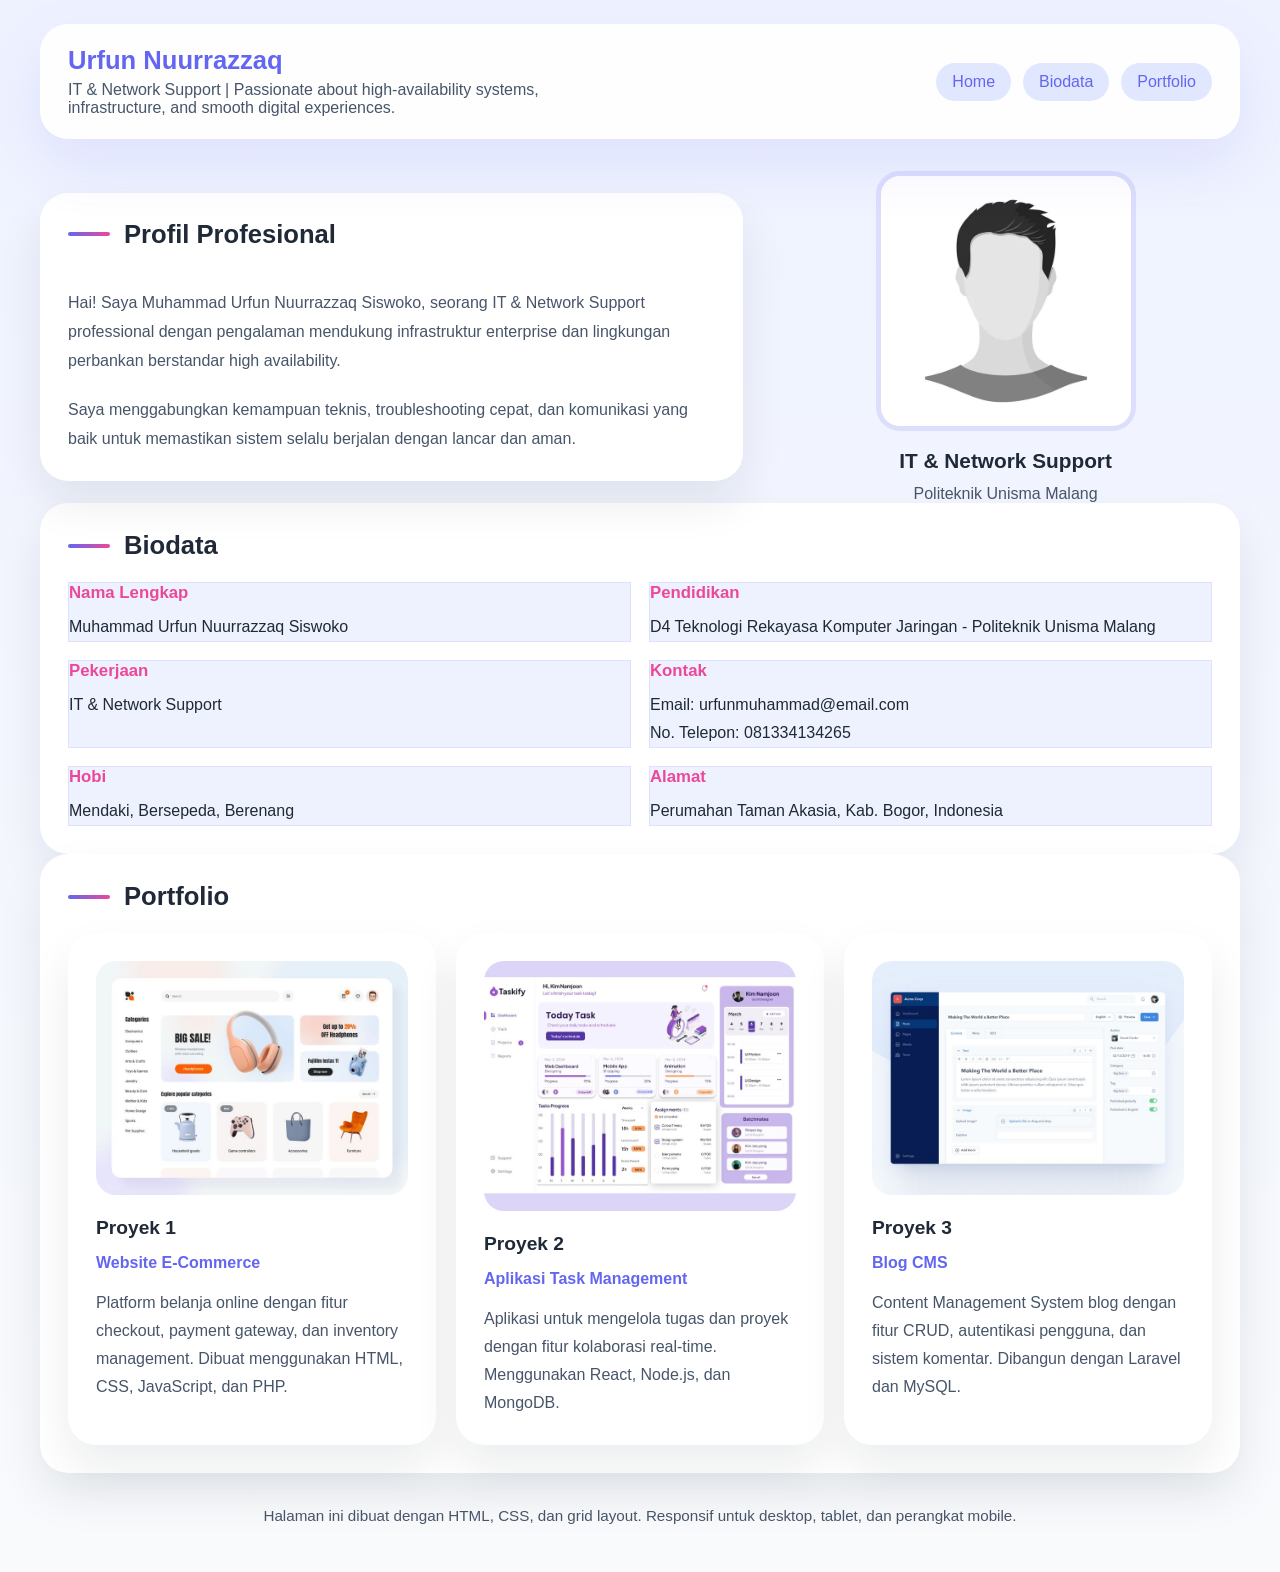
<file: index.html>
<!DOCTYPE html>
<html lang="en">
<head>
    <meta charset="UTF-8">
    <meta name="viewport" content="width=device-width, initial-scale=1.0">
    <title>Halaman Profile Biodata</title>
    <link rel="stylesheet" href="styles.css">
</head>
<body>
    <div class="page-wrapper">
        <header class="site-header" id="header">
            <div class="brand">
                <h1>Urfun Nuurrazzaq</h1>
                <p>IT & Network Support | Passionate about high-availability systems, infrastructure, and smooth digital experiences.</p>
            </div>
            <nav class="nav-links">
                <a href="#header">Home</a>
                <a href="#biodata">Biodata</a>
                <a href="#portfolio">Portfolio</a>
            </nav>
        </header>

        <main>
            <section class="hero">
                <article class="hero-card">
                    <div class="section-heading">
                        <h2>Profil Profesional</h2>
                    </div>
                    <p>Hai! Saya Muhammad Urfun Nuurrazzaq Siswoko, seorang IT & Network Support professional dengan pengalaman mendukung infrastruktur enterprise dan lingkungan perbankan berstandar high availability.</p>
                    <p>Saya menggabungkan kemampuan teknis, troubleshooting cepat, dan komunikasi yang baik untuk memastikan sistem selalu berjalan dengan lancar dan aman.</p>
                </article>

                <aside class="profile-preview">
                    <img src="sesi_1/img/foto-profile.jpg" alt="Foto Profil">
                    <div class="profile-meta">
                        <h3>IT & Network Support</h3>
                        <span>Politeknik Unisma Malang</span>
                    </div>
                </aside>
            </section>

            <section class="section-card" id="biodata">
                <div class="section-heading">
                    <h2>Biodata</h2>
                </div>
                <div class="biodata-grid">
                    <div class="biodata-card">
                        <h3>Nama Lengkap</h3>
                        <p>Muhammad Urfun Nuurrazzaq Siswoko</p>
                    </div>
                    <div class="biodata-card">
                        <h3>Pendidikan</h3>
                        <p>D4 Teknologi Rekayasa Komputer Jaringan - Politeknik Unisma Malang</p>
                    </div>
                    <div class="biodata-card">
                        <h3>Pekerjaan</h3>
                        <p>IT & Network Support</p>
                    </div>
                    <div class="biodata-card">
                        <h3>Kontak</h3>
                        <p>Email: urfunmuhammad@email.com<br>No. Telepon: 081334134265</p>
                    </div>
                    <div class="biodata-card">
                        <h3>Hobi</h3>
                        <p>Mendaki, Bersepeda, Berenang</p>
                    </div>
                    <div class="biodata-card">
                        <h3>Alamat</h3>
                        <p>Perumahan Taman Akasia, Kab. Bogor, Indonesia</p>
                    </div>
                </div>
            </section>

            <section class="section-card" id="portfolio">
                <div class="section-heading">
                    <h2>Portfolio</h2>
                </div>
                <div class="portfolio-grid">
                    <article class="portfolio-card">
                        <img src="sesi_1/img/project-1.jfif" alt="Website E-Commerce">
                        <h3>Proyek 1</h3>
                        <p class="project-type">Website E-Commerce</p>
                        <p>Platform belanja online dengan fitur checkout, payment gateway, dan inventory management. Dibuat menggunakan HTML, CSS, JavaScript, dan PHP.</p>
                    </article>
                    <article class="portfolio-card">
                        <img src="sesi_1/img/project-2.jfif" alt="Aplikasi Task Management">
                        <h3>Proyek 2</h3>
                        <p class="project-type">Aplikasi Task Management</p>
                        <p>Aplikasi untuk mengelola tugas dan proyek dengan fitur kolaborasi real-time. Menggunakan React, Node.js, dan MongoDB.</p>
                    </article>
                    <article class="portfolio-card">
                        <img src="sesi_1/img/project-3.jfif" alt="Blog CMS">
                        <h3>Proyek 3</h3>
                        <p class="project-type">Blog CMS</p>
                        <p>Content Management System blog dengan fitur CRUD, autentikasi pengguna, dan sistem komentar. Dibangun dengan Laravel dan MySQL.</p>
                    </article>
                </div>
            </section>
        </main>

        <footer class="footer-note">
            Halaman ini dibuat dengan HTML, CSS, dan grid layout. Responsif untuk desktop, tablet, dan perangkat mobile.
        </footer>
    </div>
</body>
</html>
</file>
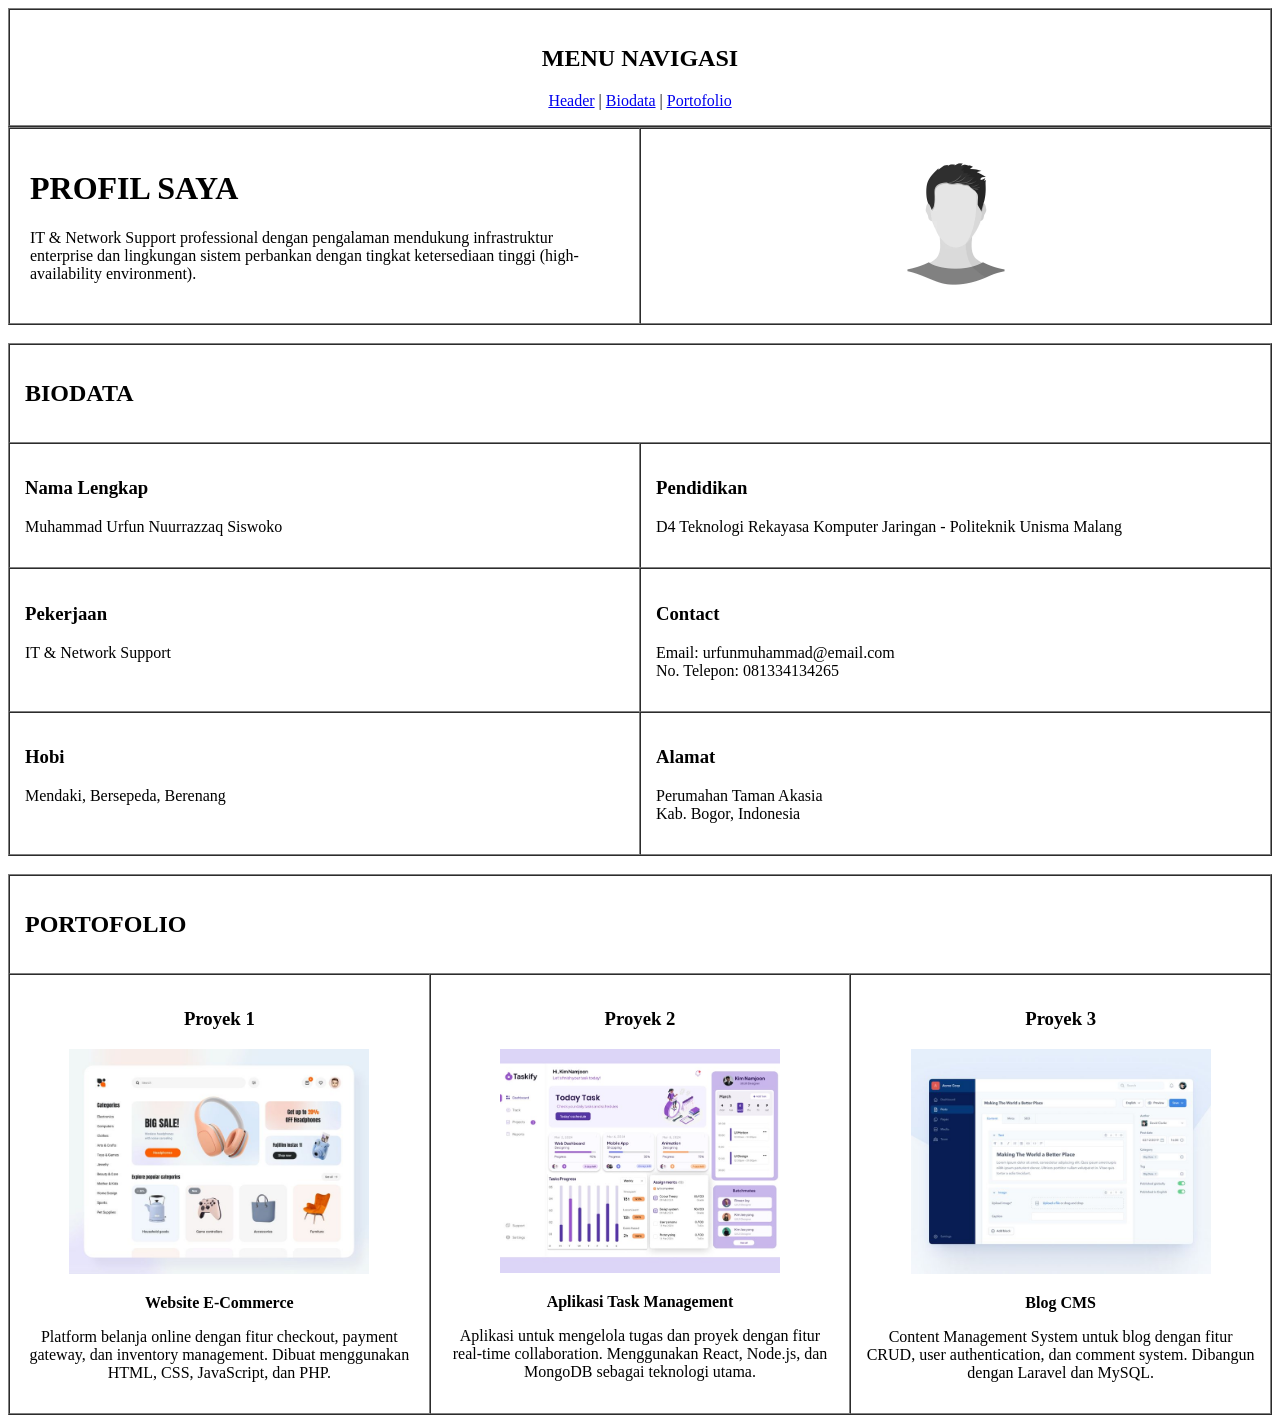
<file: sesi_1/index.html>
<!DOCTYPE html>
<html lang="en">
<head>
    <meta charset="UTF-8">
    <meta name="viewport" content="width=device-width, initial-scale=1.0">
    <title>Halaman Profile Biodata</title>
</head>
<body>

<!-- SECTION 1: MENU (HEADER, BIODATA, PORTOFOLIO) -->
<table border="1" width="100%" cellpadding="15" cellspacing="0">
    <tr>
        <td align="center" valign="middle">
            <h2>MENU NAVIGASI</h2>
            <a href="#header">Header</a> | 
            <a href="#biodata">Biodata</a> | 
            <a href="#portfolio">Portofolio</a>
        </td>
    </tr>
</table>

<!-- SECTION 2: JUDUL DI KIRI DAN GAMBAR DI KANAN -->
<table border="1" width="100%" cellpadding="20" cellspacing="0">
    <tr>
        <td width="50%" valign="top">
            <h1>PROFIL SAYA</h1>
            <p>IT & Network Support professional dengan pengalaman mendukung infrastruktur enterprise dan lingkungan sistem perbankan dengan tingkat ketersediaan tinggi (high-availability environment).</p>
            </td>
        <td width="50%" align="center" valign="middle">
            <img src="img/foto-profile.jpg" alt="Foto Profil" width="150">
        </td>
    </tr>
</table>

</br>

<!-- SECTION 3: BIODATA DENGAN 6 BOX -->
<table border="1" width="100%" cellpadding="15" cellspacing="0">
    <tr>
        <td colspan="2">
            <h2 id="biodata">BIODATA</h2>
        </td>
    </tr>
    <tr>
        <td border="1" width="50%" valign="top">
            <h3>Nama Lengkap</h3>
            <p>Muhammad Urfun Nuurrazzaq Siswoko</p>
        </td>
        <td border="1" width="50%" valign="top">
            <h3>Pendidikan</h3>
            <p>D4 Teknologi Rekayasa Komputer Jaringan - Politeknik Unisma Malang</p>
        </td>
    </tr>
    <tr>
        <td border="1" width="50%" valign="top">
            <h3>Pekerjaan</h3>
            <p>IT & Network Support</p>
        </td>
        <td border="1" width="50%" valign="top">
            <h3>Contact</h3>
            <p>Email: urfunmuhammad@email.com<br>
            No. Telepon: 081334134265</p>
        </td>
    </tr>
    <tr>
        <td border="1" width="50%" valign="top">
            <h3>Hobi</h3>
            <p>Mendaki, Bersepeda, Berenang</p>
        </td>
        <td border="1" width="50%" valign="top">
            <h3>Alamat</h3>
            <p>Perumahan Taman Akasia<br>
            Kab. Bogor, Indonesia</p>
        </td>
    </tr>
</table>

<br>

<!-- SECTION 4: PORTOFOLIO (3 KOLOM) -->
<table border="1" width="100%" cellpadding="15" cellspacing="0">
    <tr>
        <td colspan="3">
            <h2 id="portfolio">PORTOFOLIO</h2>
        </td>
    </tr>
    <tr>
        <td border="1" width="33%" align="center" valign="top">
            <h3>Proyek 1</h3>
            <img src="img/project-1.jfif" alt="Proyek 1" width="300">
            <p><strong>Website E-Commerce</strong></p>
            <p>Platform belanja online dengan fitur checkout, payment gateway, dan inventory management. Dibuat menggunakan HTML, CSS, JavaScript, dan PHP.</p>
        </td>
        <td border="1" width="33%" align="center" valign="top">
            <h3>Proyek 2</h3>
            <img src="img/project-2.jfif" alt="Proyek 2" width="280">
            <p><strong>Aplikasi Task Management</strong></p>
            <p>Aplikasi untuk mengelola tugas dan proyek dengan fitur real-time collaboration. Menggunakan React, Node.js, dan MongoDB sebagai teknologi utama.</p>
        </td>
        <td border="1" width="33%" align="center" valign="top">
            <h3>Proyek 3</h3>
            <img src="img/project-3.jfif" alt="Proyek 3" width="300">
            <p><strong>Blog CMS</strong></p>
            <p>Content Management System untuk blog dengan fitur CRUD, user authentication, dan comment system. Dibangun dengan Laravel dan MySQL.</p>
        </td>
    </tr>
</table>

</body>
</html>
</file>
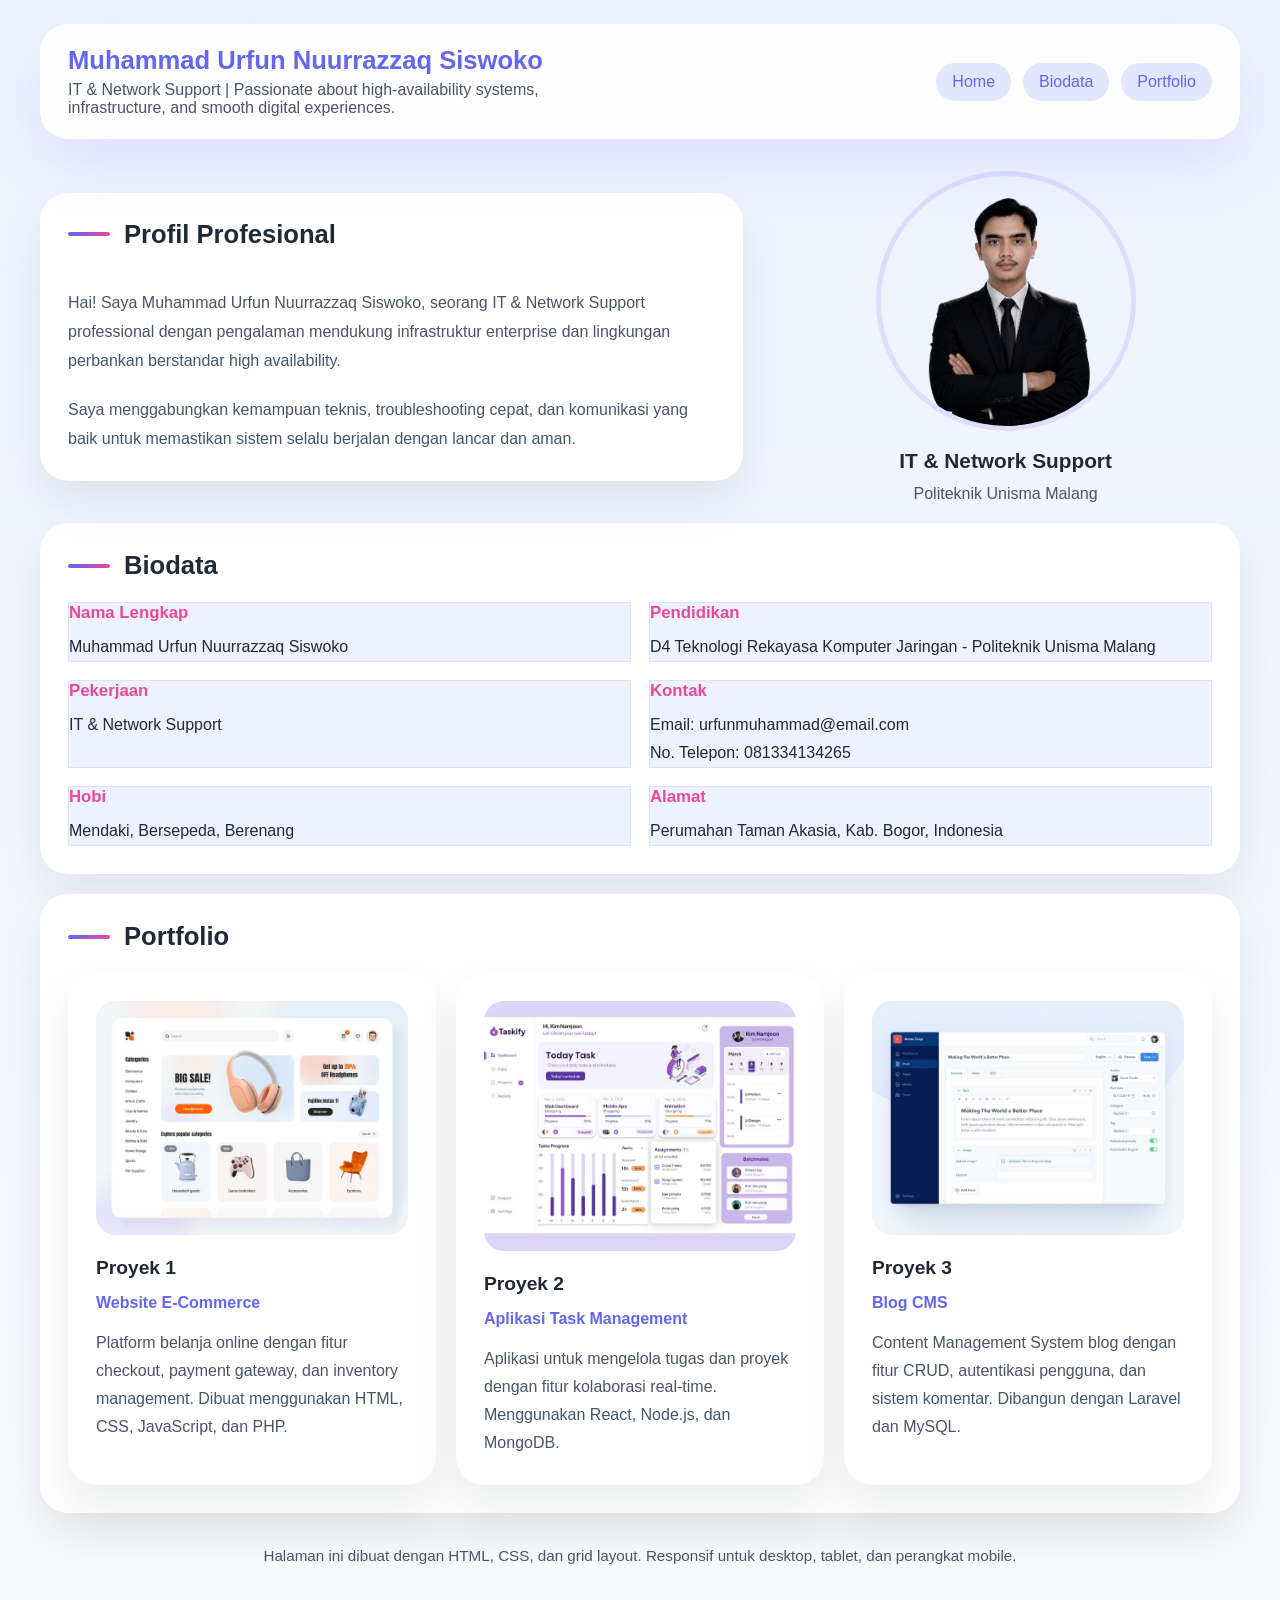
<file: sesi_2/index.html>
<!DOCTYPE html>
<html lang="en">
<head>
    <meta charset="UTF-8">
    <meta name="viewport" content="width=device-width, initial-scale=1.0">
    <title>Halaman Profile Biodata</title>
    <link rel="stylesheet" href="styles.css">
</head>
<body>
    <div class="page-wrapper">
        <header class="site-header" id="header">
            <div class="brand">
                <h1>Muhammad Urfun Nuurrazzaq Siswoko</h1>
                <p>IT & Network Support | Passionate about high-availability systems, infrastructure, and smooth digital experiences.</p>
            </div>
            <nav class="nav-links">
                <a href="#header">Home</a>
                <a href="#biodata">Biodata</a>
                <a href="#portfolio">Portfolio</a>
            </nav>
        </header>

        <main>
            <section class="hero">
                <article class="hero-card">
                    <div class="section-heading">
                        <h2>Profil Profesional</h2>
                    </div>
                    <p>Hai! Saya Muhammad Urfun Nuurrazzaq Siswoko, seorang IT & Network Support professional dengan pengalaman mendukung infrastruktur enterprise dan lingkungan perbankan berstandar high availability.</p>
                    <p>Saya menggabungkan kemampuan teknis, troubleshooting cepat, dan komunikasi yang baik untuk memastikan sistem selalu berjalan dengan lancar dan aman.</p>
                </article>

                <aside class="profile-preview">
                    <img src="img/foto-profile.png" alt="Foto Profil">
                    <div class="profile-meta">
                        <h3>IT & Network Support</h3>
                        <span>Politeknik Unisma Malang</span>
                    </div>
                </aside>
            </section>

            <section class="section-card" id="biodata">
                <div class="section-heading">
                    <h2>Biodata</h2>
                </div>
                <div class="biodata-grid">
                    <div class="biodata-card">
                        <h3>Nama Lengkap</h3>
                        <p>Muhammad Urfun Nuurrazzaq Siswoko</p>
                    </div>
                    <div class="biodata-card">
                        <h3>Pendidikan</h3>
                        <p>D4 Teknologi Rekayasa Komputer Jaringan - Politeknik Unisma Malang</p>
                    </div>
                    <div class="biodata-card">
                        <h3>Pekerjaan</h3>
                        <p>IT & Network Support</p>
                    </div>
                    <div class="biodata-card">
                        <h3>Kontak</h3>
                        <p>Email: urfunmuhammad@email.com<br>No. Telepon: 081334134265</p>
                    </div>
                    <div class="biodata-card">
                        <h3>Hobi</h3>
                        <p>Mendaki, Bersepeda, Berenang</p>
                    </div>
                    <div class="biodata-card">
                        <h3>Alamat</h3>
                        <p>Perumahan Taman Akasia, Kab. Bogor, Indonesia</p>
                    </div>
                </div>
            </section>

            <section class="section-card" id="portfolio">
                <div class="section-heading">
                    <h2>Portfolio</h2>
                </div>
                <div class="portfolio-grid">
                    <article class="portfolio-card">
                        <img src="img/project-1.jfif" alt="Website E-Commerce">
                        <h3>Proyek 1</h3>
                        <p class="project-type">Website E-Commerce</p>
                        <p>Platform belanja online dengan fitur checkout, payment gateway, dan inventory management. Dibuat menggunakan HTML, CSS, JavaScript, dan PHP.</p>
                    </article>
                    <article class="portfolio-card">
                        <img src="img/project-2.jfif" alt="Aplikasi Task Management">
                        <h3>Proyek 2</h3>
                        <p class="project-type">Aplikasi Task Management</p>
                        <p>Aplikasi untuk mengelola tugas dan proyek dengan fitur kolaborasi real-time. Menggunakan React, Node.js, dan MongoDB.</p>
                    </article>
                    <article class="portfolio-card">
                        <img src="img/project-3.jfif" alt="Blog CMS">
                        <h3>Proyek 3</h3>
                        <p class="project-type">Blog CMS</p>
                        <p>Content Management System blog dengan fitur CRUD, autentikasi pengguna, dan sistem komentar. Dibangun dengan Laravel dan MySQL.</p>
                    </article>
                </div>
            </section>
        </main>

        <footer class="footer-note">
            Halaman ini dibuat dengan HTML, CSS, dan grid layout. Responsif untuk desktop, tablet, dan perangkat mobile.
        </footer>
    </div>
</body>
</html>
</file>
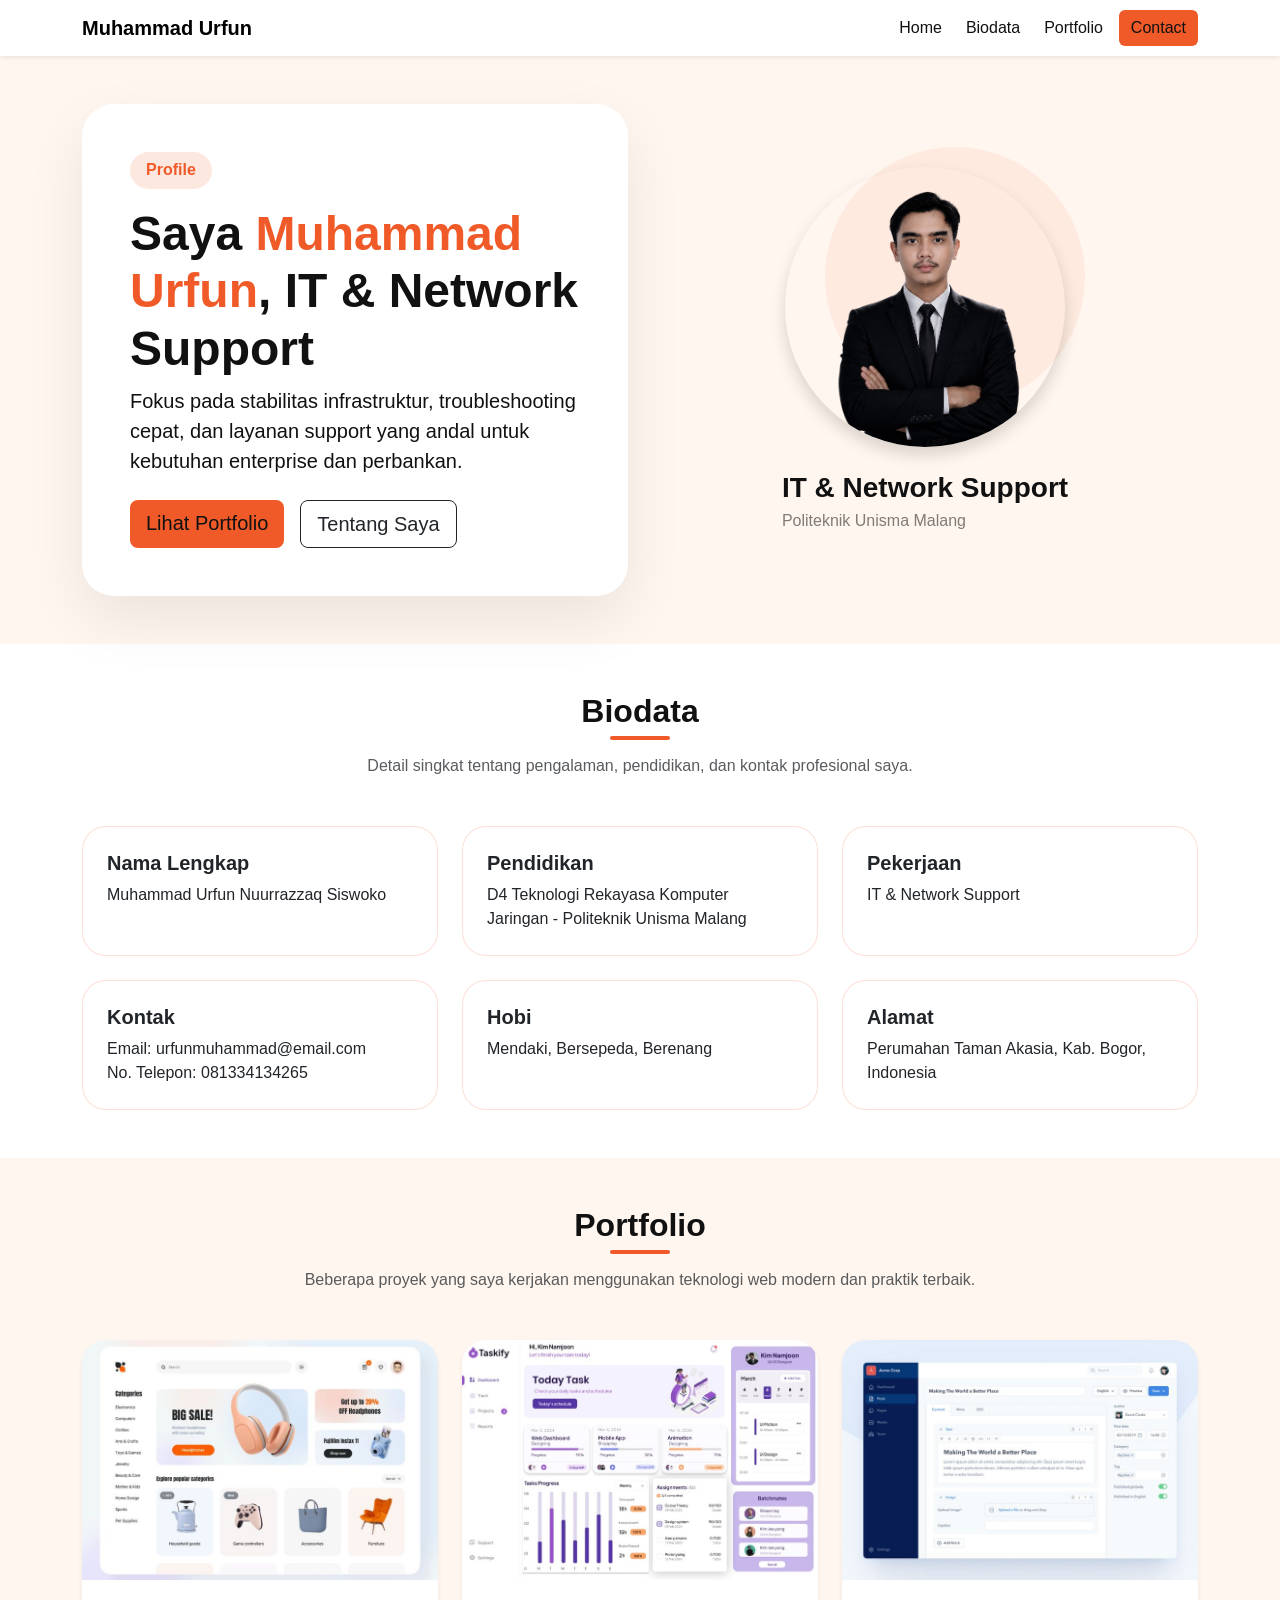
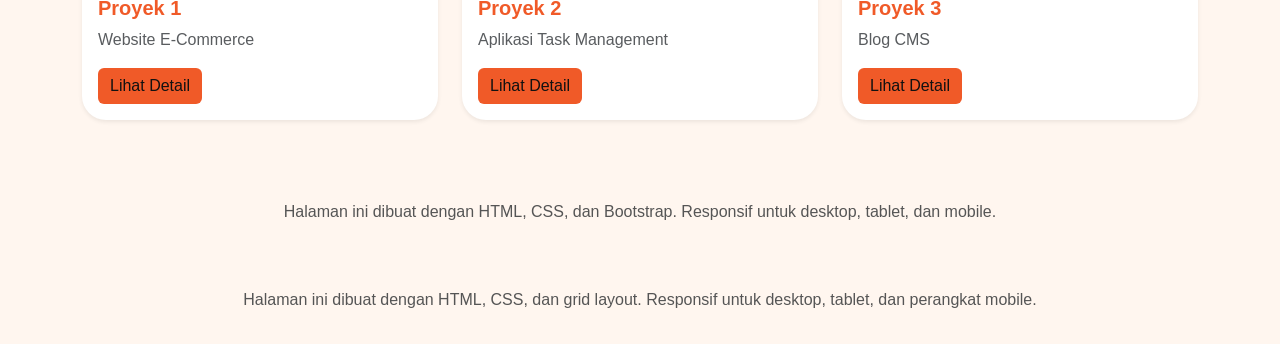
<file: sesi_3/index.html>
<!DOCTYPE html>
<html lang="en">
<head>
    <meta charset="UTF-8">
    <meta name="viewport" content="width=device-width, initial-scale=1.0">
    <title>Halaman Profile Biodata</title>
    <link href="https://cdn.jsdelivr.net/npm/bootstrap@5.3.0/dist/css/bootstrap.min.css" rel="stylesheet">
    <style>
        body {
            background: #fff6ef;
            color: #111;
            font-family: "Inter", "Segoe UI", Tahoma, Geneva, Verdana, sans-serif;
        }
        .navbar {
            background: #fff;
        }
        .nav-link {
            color: #111 !important;
        }
        .nav-link:hover,
        .navbar-brand:hover {
            color: #f05a28 !important;
        }
        .accent {
            color: #f05a28;
        }
        .btn-accent {
            background: #f05a28;
            border: none;
            color: #111;
        }
        .btn-accent:hover {
            background: #d74d24;
            color: #fff;
        }
        .hero-card {
            background: #fff;
            border-radius: 32px;
            box-shadow: 0 24px 60px rgba(0, 0, 0, 0.08);
        }
        .hero-badge {
            display: inline-block;
            padding: 0.4rem 1rem;
            border-radius: 999px;
            background: rgba(240, 90, 40, 0.14);
            color: #f05a28;
            font-weight: 700;
            margin-bottom: 1rem;
        }
        .section-title {
            position: relative;
            display: inline-block;
            margin-bottom: 1.5rem;
            font-weight: 700;
        }
        .section-title::after {
            content: '';
            width: 60px;
            height: 4px;
            background: #f05a28;
            position: absolute;
            left: 50%;
            transform: translateX(-50%);
            bottom: -10px;
            border-radius: 2px;
        }
        .card-accent {
            border: 1px solid rgba(240, 90, 40, 0.18);
            border-radius: 24px;
        }
        .icon-box {
            width: 48px;
            height: 48px;
            border-radius: 16px;
            display: inline-flex;
            align-items: center;
            justify-content: center;
            background: rgba(240, 90, 40, 0.14);
            color: #f05a28;
            font-size: 1.2rem;
        }
        .portfolio-card {
            border: none;
            border-radius: 24px;
            overflow: hidden;
        }
        .portfolio-card img {
            height: 240px;
            object-fit: cover;
        }
        .bg-soft-orange {
            background: rgba(240, 90, 40, 0.08);
        }
        footer {
            text-align: center;
            padding: 2rem 0;
            color: #555;
        }
        @media (max-width: 767px) {
            .portfolio-card img {
                height: 200px;
            }
        }
    </style>
</head>
<body>
    <nav class="navbar navbar-expand-lg sticky-top shadow-sm">
        <div class="container">
            <a class="navbar-brand fw-bold" href="#">Muhammad Urfun</a>
            <button class="navbar-toggler" type="button" data-bs-toggle="collapse" data-bs-target="#navbarNav" aria-controls="navbarNav" aria-expanded="false" aria-label="Toggle navigation">
                <span class="navbar-toggler-icon"></span>
            </button>
            <div class="collapse navbar-collapse" id="navbarNav">
                <ul class="navbar-nav ms-auto align-items-center">
                    <li class="nav-item me-2">
                        <a class="nav-link" href="#header">Home</a>
                    </li>
                    <li class="nav-item me-2">
                        <a class="nav-link" href="#biodata">Biodata</a>
                    </li>
                    <li class="nav-item me-2">
                        <a class="nav-link" href="#portfolio">Portfolio</a>
                    </li>
                    <li class="nav-item">
                        <a class="btn btn-accent" href="#portfolio">Contact</a>
                    </li>
                </ul>
            </div>
        </div>
    </nav>

    <section class="py-5" id="header">
        <div class="container">
            <div class="row g-4 align-items-center">
                <div class="col-lg-6">
                    <div class="hero-card p-5">
                        <span class="hero-badge">Profile</span>
                        <h1 class="display-5 fw-bold">Saya <span class="accent">Muhammad Urfun</span>, IT & Network Support</h1>
                        <p class="lead text-black-75">Fokus pada stabilitas infrastruktur, troubleshooting cepat, dan layanan support yang andal untuk kebutuhan enterprise dan perbankan.</p>
                        <div class="d-flex flex-wrap gap-3 mt-4">
                            <a class="btn btn-accent btn-lg" href="#portfolio">Lihat Portfolio</a>
                            <a class="btn btn-outline-dark btn-lg" href="#biodata">Tentang Saya</a>
                        </div>
                    </div>
                </div>
                <div class="col-lg-6 text-center">
                    <div class="position-relative d-inline-block">
                        <div class="bg-soft-orange rounded-circle position-absolute" style="width: 260px; height: 260px; top: -20px; right: -20px;"></div>
                        <img src="img/foto-profile.png" alt="Foto Profil" class="rounded-circle shadow" style="width: 280px; height: 280px; object-fit: cover; position: relative; z-index: 1;">
                    </div>
                    <div class="mt-4 text-start d-inline-block">
                        <h3 class="fw-bold mb-1">IT & Network Support</h3>
                        <p class="mb-0 text-black-50">Politeknik Unisma Malang</p>
                    </div>
                </div>
            </div>
        </div>
    </section>

    <section class="py-5 bg-white" id="biodata">
        <div class="container">
            <div class="text-center mb-5">
                <h2 class="section-title">Biodata</h2>
                <p class="text-muted">Detail singkat tentang pengalaman, pendidikan, dan kontak profesional saya.</p>
            </div>
            <div class="row g-4">
                <div class="col-md-6 col-xl-4">
                    <div class="card card-accent h-100 p-4">
                        <h5 class="fw-bold mb-2">Nama Lengkap</h5>
                        <p class="mb-0">Muhammad Urfun Nuurrazzaq Siswoko</p>
                    </div>
                </div>
                <div class="col-md-6 col-xl-4">
                    <div class="card card-accent h-100 p-4">
                        <h5 class="fw-bold mb-2">Pendidikan</h5>
                        <p class="mb-0">D4 Teknologi Rekayasa Komputer Jaringan - Politeknik Unisma Malang</p>
                    </div>
                </div>
                <div class="col-md-6 col-xl-4">
                    <div class="card card-accent h-100 p-4">
                        <h5 class="fw-bold mb-2">Pekerjaan</h5>
                        <p class="mb-0">IT & Network Support</p>
                    </div>
                </div>
                <div class="col-md-6 col-xl-4">
                    <div class="card card-accent h-100 p-4">
                        <h5 class="fw-bold mb-2">Kontak</h5>
                        <p class="mb-0">Email: urfunmuhammad@email.com<br>No. Telepon: 081334134265</p>
                    </div>
                </div>
                <div class="col-md-6 col-xl-4">
                    <div class="card card-accent h-100 p-4">
                        <h5 class="fw-bold mb-2">Hobi</h5>
                        <p class="mb-0">Mendaki, Bersepeda, Berenang</p>
                    </div>
                </div>
                <div class="col-md-6 col-xl-4">
                    <div class="card card-accent h-100 p-4">
                        <h5 class="fw-bold mb-2">Alamat</h5>
                        <p class="mb-0">Perumahan Taman Akasia, Kab. Bogor, Indonesia</p>
                    </div>
                </div>
            </div>
        </div>
    </section>

    <section class="py-5 portfolio-section" id="portfolio">
        <div class="container">
            <div class="text-center mb-5">
                <h2 class="section-title">Portfolio</h2>
                <p class="text-muted">Beberapa proyek yang saya kerjakan menggunakan teknologi web modern dan praktik terbaik.</p>
            </div>
            <div class="row g-4">
                <div class="col-md-6 col-xl-4">
                    <div class="card portfolio-card shadow-sm">
                        <img src="img/project-1.jfif" class="card-img-top" alt="Website E-Commerce">
                        <div class="card-body">
                            <h5 class="fw-bold accent">Proyek 1</h5>
                            <p class="text-muted">Website E-Commerce</p>
                            <button class="btn btn-accent" data-bs-toggle="modal" data-bs-target="#modal1">Lihat Detail</button>
                        </div>
                    </div>
                </div>
                <div class="col-md-6 col-xl-4">
                    <div class="card portfolio-card shadow-sm">
                        <img src="img/project-2.jfif" class="card-img-top" alt="Aplikasi Task Management">
                        <div class="card-body">
                            <h5 class="fw-bold accent">Proyek 2</h5>
                            <p class="text-muted">Aplikasi Task Management</p>
                            <button class="btn btn-accent" data-bs-toggle="modal" data-bs-target="#modal2">Lihat Detail</button>
                        </div>
                    </div>
                </div>
                <div class="col-md-6 col-xl-4">
                    <div class="card portfolio-card shadow-sm">
                        <img src="img/project-3.jfif" class="card-img-top" alt="Blog CMS">
                        <div class="card-body">
                            <h5 class="fw-bold accent">Proyek 3</h5>
                            <p class="text-muted">Blog CMS</p>
                            <button class="btn btn-accent" data-bs-toggle="modal" data-bs-target="#modal3">Lihat Detail</button>
                        </div>
                    </div>
                </div>
            </div>
        </div>
    </section>

    <div class="modal fade" id="modal1" tabindex="-1" aria-labelledby="modal1Label" aria-hidden="true">
        <div class="modal-dialog modal-lg">
            <div class="modal-content">
                <div class="modal-header border-0">
                    <h5 class="modal-title fw-bold" id="modal1Label">Detail Proyek 1</h5>
                    <button type="button" class="btn-close" data-bs-dismiss="modal" aria-label="Close"></button>
                </div>
                <div class="modal-body">
                    <img src="img/project-1.jfif" class="img-fluid mb-3 rounded" alt="Website E-Commerce">
                    <p>Platform belanja online dengan fitur checkout, payment gateway, dan inventory management. Dibuat menggunakan HTML, CSS, JavaScript, dan PHP.</p>
                </div>
                <div class="modal-footer border-0">
                    <button type="button" class="btn btn-secondary" data-bs-dismiss="modal">Tutup</button>
                </div>
            </div>
        </div>
    </div>

    <div class="modal fade" id="modal2" tabindex="-1" aria-labelledby="modal2Label" aria-hidden="true">
        <div class="modal-dialog modal-lg">
            <div class="modal-content">
                <div class="modal-header border-0">
                    <h5 class="modal-title fw-bold" id="modal2Label">Detail Proyek 2</h5>
                    <button type="button" class="btn-close" data-bs-dismiss="modal" aria-label="Close"></button>
                </div>
                <div class="modal-body">
                    <img src="img/project-2.jfif" class="img-fluid mb-3 rounded" alt="Aplikasi Task Management">
                    <p>Aplikasi untuk mengelola tugas dan proyek dengan fitur kolaborasi real-time. Menggunakan React, Node.js, dan MongoDB.</p>
                </div>
                <div class="modal-footer border-0">
                    <button type="button" class="btn btn-secondary" data-bs-dismiss="modal">Tutup</button>
                </div>
            </div>
        </div>
    </div>

    <div class="modal fade" id="modal3" tabindex="-1" aria-labelledby="modal3Label" aria-hidden="true">
        <div class="modal-dialog modal-lg">
            <div class="modal-content">
                <div class="modal-header border-0">
                    <h5 class="modal-title fw-bold" id="modal3Label">Detail Proyek 3</h5>
                    <button type="button" class="btn-close" data-bs-dismiss="modal" aria-label="Close"></button>
                </div>
                <div class="modal-body">
                    <img src="img/project-3.jfif" class="img-fluid mb-3 rounded" alt="Blog CMS">
                    <p>Content Management System blog dengan fitur CRUD, autentikasi pengguna, dan sistem komentar. Dibangun dengan Laravel dan MySQL.</p>
                </div>
                <div class="modal-footer border-0">
                    <button type="button" class="btn btn-secondary" data-bs-dismiss="modal">Tutup</button>
                </div>
            </div>
        </div>
    </div>

    <footer>
        Halaman ini dibuat dengan HTML, CSS, dan Bootstrap. Responsif untuk desktop, tablet, dan mobile.
    </footer>

    <script src="https://cdn.jsdelivr.net/npm/bootstrap@5.3.0/dist/js/bootstrap.bundle.min.js"></script>
</body>
</html>

        <footer class="footer-note">
            Halaman ini dibuat dengan HTML, CSS, dan grid layout. Responsif untuk desktop, tablet, dan perangkat mobile.
        </footer>
    </div>
</body>
</html>
</file>
<file: styles.css>
/* Global style */
:root {
    --bg: #f4f7ff;
    --surface: #ffffff;
    --surface-soft: #eef2ff;
    --text: #1f2937;
    --muted: #475569;
    --primary: #6366f1;
    --primary-soft: #e0e7ff;
    --accent: #ec4899;
    --accent-soft: #ffe4f0;
}

* {
    box-sizing: border-box;
}

body {
    margin: 0;
    min-height: 100vh;
    font-family: "Inter", "Segoe UI", Tahoma, Geneva, Verdana, sans-serif;
    color: var(--text);
    background: linear-gradient(180deg, #eef2ff 0%, #f8fafc 100%);
}

a {
    color: inherit;
    text-decoration: none;
}

.page-wrapper {
    width: min(1200px, 96%);
    margin: 0 auto;
    padding: 24px 0 48px;
}

.site-header {
    display: grid;
    grid-template-columns: 1fr auto;
    gap: 18px;
    align-items: center;
    background: rgba(255,255,255,0.9);
    padding: 22px 28px;
    border-radius: 28px;
    box-shadow: 0 24px 60px rgba(99, 102, 241, 0.12);
    position: sticky;
    top: 16px;
    z-index: 10;
}

.brand {
    display: flex;
    flex-direction: column;
    gap: 6px;
}

.brand h1 {
    margin: 0;
    font-size: clamp(1.5rem, 2vw, 2.1rem);
    color: var(--primary);
}

.brand p {
    margin: 0;
    color: var(--muted);
    max-width: 520px;
}

.nav-links {
    display: flex;
    gap: 12px;
    flex-wrap: wrap;
    justify-content: end;
}

.nav-links a {
    padding: 10px 16px;
    border-radius: 999px;
    background: var(--primary-soft);
    color: var(--primary);
    transition: transform 0.2s ease, background 0.2s ease;
}

.nav-links a:hover {
    background: var(--primary);
    color: #fff;
    transform: translateY(-1px);
}

.hero {
    display: grid;
    grid-template-columns: 1.5fr 1fr;
    gap: 28px;
    margin-top: 32px;
    align-items: center;
}

.hero-card,
.section-card,
.portfolio-card {
    background: var(--surface);
    border-radius: 28px;
    padding: 28px;
    box-shadow: 0 22px 45px rgba(15, 23, 42, 0.08);
}

.hero-card {
    display: grid;
    gap: 20px;
}

.hero-card h2 {
    margin: 0;
    font-size: clamp(2rem, 2.8vw, 3rem);
    line-height: 1.05;
}

.hero-card p {
    margin: 0;
    color: var(--muted);
    line-height: 1.8;
}

.profile-preview {
    display: grid;
    justify-items: center;
}

.profile-preview img {
    width: min(100%, 260px);
    border-radius: 24px;
    border: 5px solid rgba(99, 102, 241, 0.15);
}

.profile-meta {
    display: grid;
    gap: 12px;
    text-align: center;
    margin-top: 18px;
}

.profile-meta h3 {
    margin: 0;
    font-size: 1.3rem;
    color: var(--text);
}

.profile-meta span {
    color: var(--muted);
}

.section-heading {
    margin: 0 0 22px;
    display: flex;
    align-items: center;
    gap: 14px;
}

.section-heading::before {
    content: "";
    width: 42px;
    height: 4px;
    border-radius: 999px;
    background: linear-gradient(90deg, var(--primary), var(--accent));
}

.section-heading h2 {
    margin: 0;
    font-size: clamp(1.4rem, 2vw, 1.9rem);
}

.biodata-grid {
    display: grid;
    grid-template-columns: repeat(2, minmax(0, 1fr));
    gap: 18px;
}

.biodata-card {
    border: 1px solid rgba(99, 102, 241, 0.12);
    background: var(--surface-soft);
}

.biodata-card h3 {
    margin: 0 0 10px;
    font-size: 1.05rem;
    color: var(--accent);
}

.biodata-card p {
    margin: 0;
    line-height: 1.75;
    color: var(--text);
}

.portfolio-grid {
    display: grid;
    grid-template-columns: repeat(3, minmax(0, 1fr));
    gap: 20px;
}

.portfolio-card img {
    width: 100%;
    height: auto;
    border-radius: 20px;
    margin-bottom: 18px;
    object-fit: cover;
}

.portfolio-card h3 {
    margin: 0 0 10px;
    font-size: 1.2rem;
}

.portfolio-card .project-type {
    margin: 0 0 12px;
    font-weight: 700;
    color: var(--primary);
}

.portfolio-card p {
    margin: 0;
    color: var(--muted);
    line-height: 1.75;
}

.footer-note {
    margin-top: 34px;
    text-align: center;
    color: var(--muted);
    font-size: 0.95rem;
}

@media (max-width: 980px) {
    .hero,
    .biodata-grid,
    .portfolio-grid,
    .site-header {
        grid-template-columns: 1fr;
    }

    .nav-links {
        justify-content: start;
    }
}

@media (max-width: 720px) {
    .page-wrapper {
        padding: 18px 0 30px;
    }

    .site-header {
        padding: 18px 20px;
    }

    .nav-links a {
        width: 100%;
        text-align: center;
    }

    .hero-card,
    .section-card,
    .portfolio-card {
        padding: 22px;
    }

    .biodata-grid,
    .portfolio-grid {
        grid-template-columns: 1fr;
    }

    .section-heading {
        flex-direction: column;
        align-items: flex-start;
    }

    .profile-preview img {
        width: 100%;
    }
}
</file>
<file: sesi_2/styles.css>
/* Global style */
:root {
    --bg: #f4f7ff;
    --surface: #ffffff;
    --surface-soft: #eef2ff;
    --text: #1f2937;
    --muted: #475569;
    --primary: #6366f1;
    --primary-soft: #e0e7ff;
    --accent: #ec4899;
    --accent-soft: #ffe4f0;
}

* {
    box-sizing: border-box;
}

body {
    margin: 0;
    min-height: 100vh;
    font-family: "Inter", "Segoe UI", Tahoma, Geneva, Verdana, sans-serif;
    color: var(--text);
    background: linear-gradient(180deg, #eef2ff 0%, #f8fafc 100%);
}

a {
    color: inherit;
    text-decoration: none;
}

.page-wrapper {
    width: min(1200px, 96%);
    margin: 0 auto;
    padding: 24px 0 48px;
}

.site-header {
    display: grid;
    grid-template-columns: 1fr auto;
    gap: 18px;
    align-items: center;
    background: rgba(255,255,255,0.9);
    padding: 22px 28px;
    border-radius: 28px;
    box-shadow: 0 24px 60px rgba(99, 102, 241, 0.12);
    position: sticky;
    top: 16px;
    z-index: 10;
}

.brand {
    display: flex;
    flex-direction: column;
    gap: 6px;
}

.brand h1 {
    margin: 0;
    font-size: clamp(1.5rem, 2vw, 2.1rem);
    color: var(--primary);
}

.brand p {
    margin: 0;
    color: var(--muted);
    max-width: 520px;
}

.nav-links {
    display: flex;
    gap: 12px;
    flex-wrap: wrap;
    justify-content: end;
}

.nav-links a {
    padding: 10px 16px;
    border-radius: 999px;
    background: var(--primary-soft);
    color: var(--primary);
    transition: transform 0.2s ease, background 0.2s ease;
}

.nav-links a:hover {
    background: var(--primary);
    color: #fff;
    transform: translateY(-1px);
}

.hero {
    display: grid;
    grid-template-columns: 1.5fr 1fr;
    gap: 28px;
    margin-top: 32px;
    align-items: center;
}

.hero-card,
.section-card,
.portfolio-card {
    background: var(--surface);
    border-radius: 28px;
    padding: 28px;
    box-shadow: 0 22px 45px rgba(15, 23, 42, 0.08);
}

.section-card {
    margin-top: 20px;
}

.hero-card {
    display: grid;
    gap: 20px;
}

.hero-card h2 {
    margin: 0;
    font-size: clamp(2rem, 2.8vw, 3rem);
    line-height: 1.05;
}

.hero-card p {
    margin: 0;
    color: var(--muted);
    line-height: 1.8;
}

.profile-preview {
    display: grid;
    justify-items: center;
}

.profile-preview img {
    width: min(100%, 260px);
    border-radius: 200px;
    border: 5px solid rgba(99, 102, 241, 0.15);
}

/* lingkaran border setengah */
.img-wrapper::before {
    content: "";
    position: absolute;
    inset: 0;
    border-radius: 50%;
    border: 6px solid rgba(99, 102, 241, 0.3);
    
    /* ini kuncinya */
    clip-path: inset(0 0 50% 0);
}


.profile-meta {
    display: grid;
    gap: 12px;
    text-align: center;
    margin-top: 18px;
}

.profile-meta h3 {
    margin: 0;
    font-size: 1.3rem;
    color: var(--text);
}

.profile-meta span {
    color: var(--muted);
}

.section-heading {
    margin: 0 0 22px;
    display: flex;
    align-items: center;
    gap: 14px;
}

.section-heading::before {
    content: "";
    width: 42px;
    height: 4px;
    border-radius: 999px;
    background: linear-gradient(90deg, var(--primary), var(--accent));
}

.section-heading h2 {
    margin: 0;
    font-size: clamp(1.4rem, 2vw, 1.9rem);
}

.biodata-grid {
    display: grid;
    grid-template-columns: repeat(2, minmax(0, 1fr));
    gap: 18px;
}

.biodata-card {
    border: 1px solid rgba(99, 102, 241, 0.12);
    background: var(--surface-soft);
}

.biodata-card h3 {
    margin: 0 0 10px;
    font-size: 1.05rem;
    color: var(--accent);
}

.biodata-card p {
    margin: 0;
    line-height: 1.75;
    color: var(--text);
}

.portfolio-grid {
    display: grid;
    grid-template-columns: repeat(3, minmax(0, 1fr));
    gap: 20px;
}

.portfolio-card img {
    width: 100%;
    height: auto;
    border-radius: 20px;
    margin-bottom: 18px;
    object-fit: cover;
}

.portfolio-card h3 {
    margin: 0 0 10px;
    font-size: 1.2rem;
}

.portfolio-card .project-type {
    margin: 0 0 12px;
    font-weight: 700;
    color: var(--primary);
}

.portfolio-card p {
    margin: 0;
    color: var(--muted);
    line-height: 1.75;
}

.footer-note {
    margin-top: 34px;
    text-align: center;
    color: var(--muted);
    font-size: 0.95rem;
}

@media (max-width: 980px) {
    .hero,
    .biodata-grid,
    .portfolio-grid,
    .site-header {
        grid-template-columns: 1fr;
    }

    .nav-links {
        justify-content: start;
    }
}

@media (max-width: 720px) {
    .page-wrapper {
        padding: 18px 0 30px;
    }

    .site-header {
        padding: 18px 20px;
    }

    .nav-links a {
        width: 100%;
        text-align: center;
    }

    .hero-card,
    .section-card,
    .portfolio-card {
        padding: 22px;
    }

    .biodata-grid,
    .portfolio-grid {
        grid-template-columns: 1fr;
    }

    .section-heading {
        flex-direction: column;
        align-items: flex-start;
    }

    .profile-preview img {
        width: 100%;
    }
}
</file>
